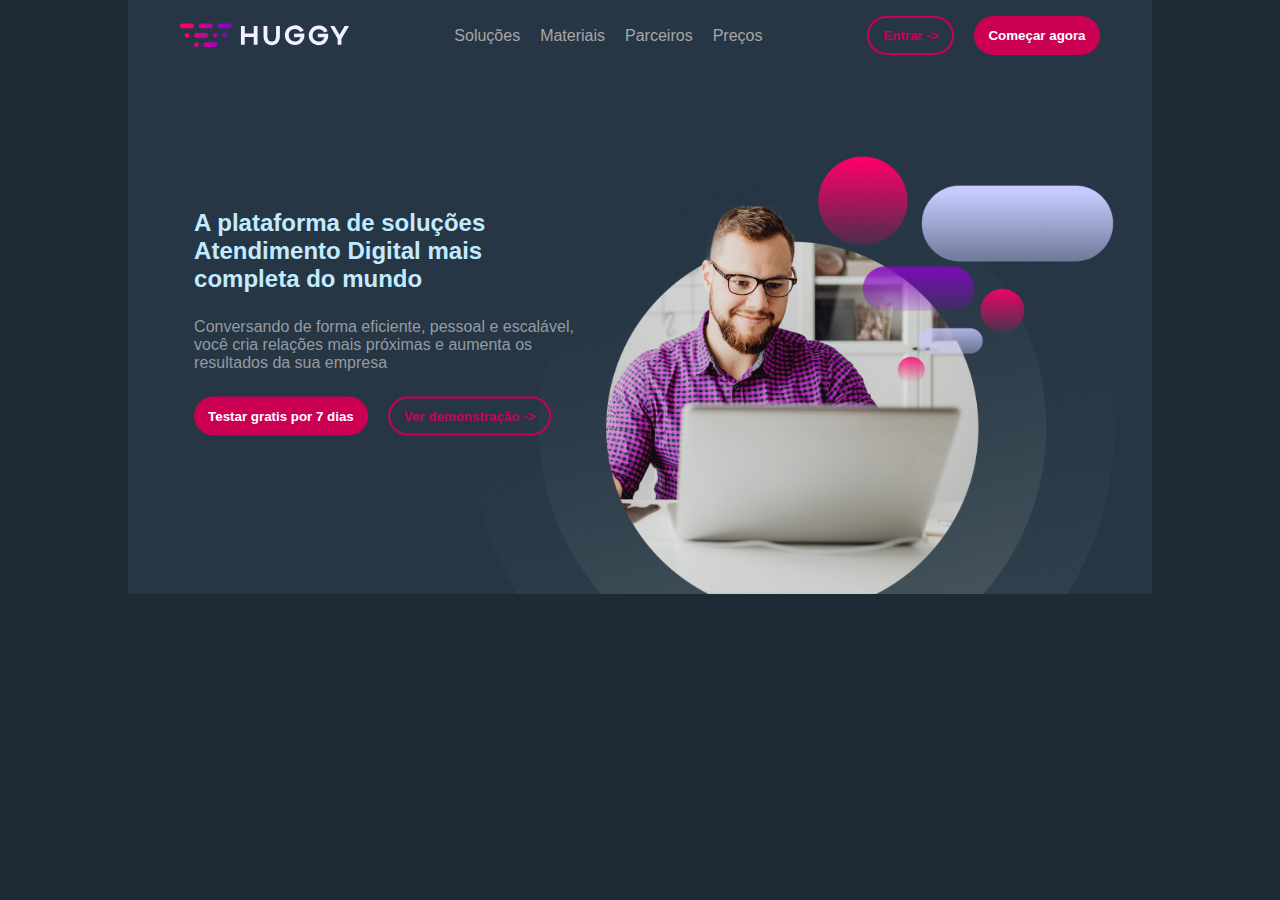
<file: clone huggy/index.html>
<!DOCTYPE html>
<html lang="pt-br">
<head>
    <meta charset="UTF-8">
    <meta name="viewport" content="width=device-width, initial-scale=1.0">
    <title>Clone Huggy</title>
    <link rel="stylesheet" href="style.css">
</head>
<body>
    <section>
        <header>
            <img id="logo" src="svg/logo-huggy.svg" alt="logo-huggy">
            <ul class="opcoes">
                <li>Soluções</li>
                <li>Materiais</li>
                <li>Parceiros</li>
                <li>Preços</li>
            </ul>
            <div class="botoes-menu">
                <button class="entrar">Entrar -></button>
                <button class="comecar-agora">Começar agora</button>
            </div>
        </header>
    </section>
    <main>
        <div class="imagem-main">
            <img src="jpeg/bg-intro.jpg" alt="bg-intro">
            <div class="texto-main">
                <h2>A plataforma de soluções<br> Atendimento Digital mais<br>completa do mundo</h2>
                <p>Conversando de forma eficiente, pessoal e escalável,<br>você cria relações mais próximas e aumenta os<br>resultados da sua empresa</p>
                <div class="botoes-esquerda">
                    <button class="testar">Testar gratis por 7 dias</button>
                    <button class="ver">Ver demonstração -></button>
                </div>
            </div>
        </div>
    </main>
</body>
</html>
</file>
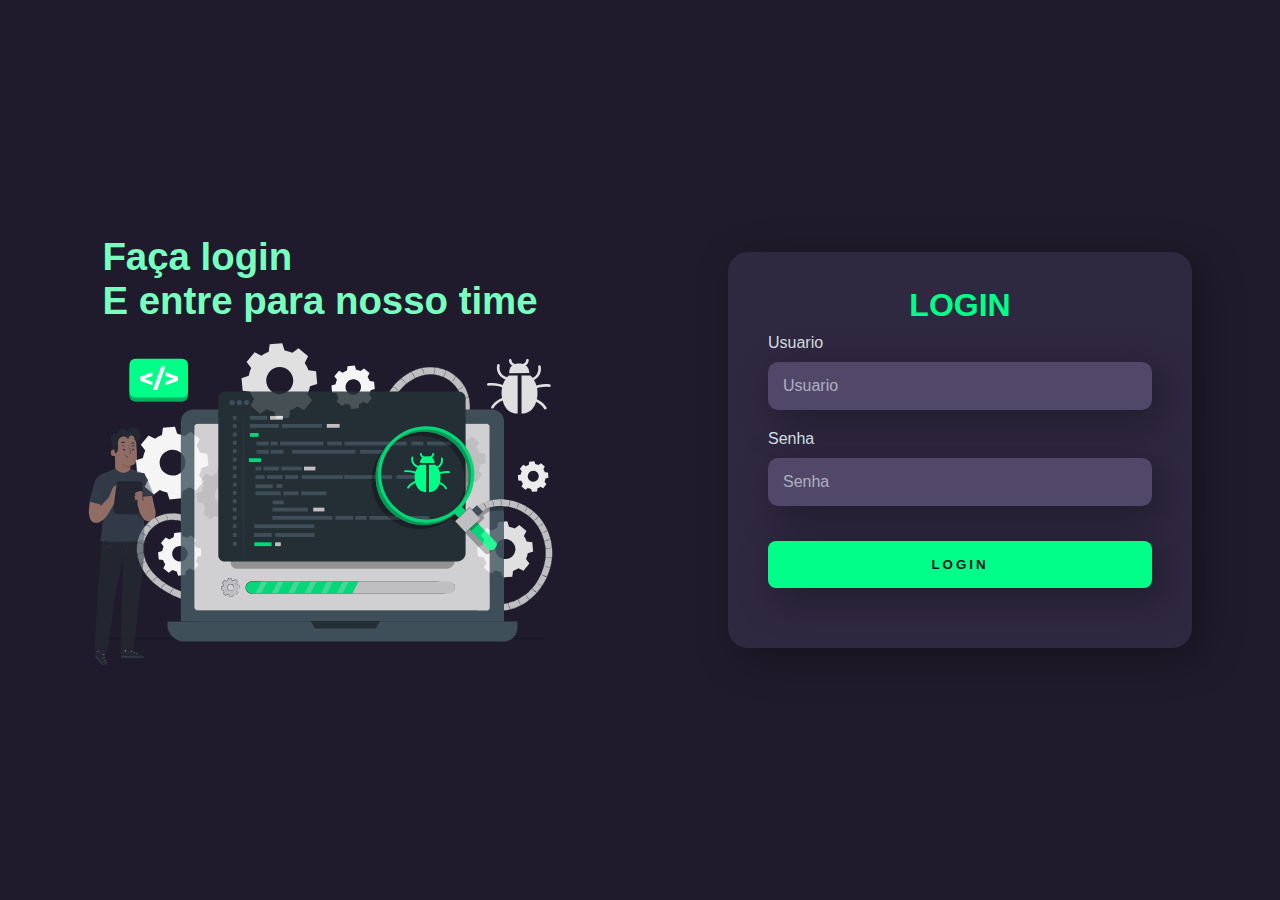
<file: clone lading/index.html>
<!DOCTYPE html>
<html lang="pt">
<head>
    <meta charset="UTF-8">
    <meta name="viewport" content="width=device-width, initial-scale=1.0">
    <title>Login</title>
    <link rel="stylesheet" href="style.css">
</head>
<body>
    <div class="main-login">
        <div class="esquerda">
            <h1>Faça login<br>E entre para nosso time</h1>
            <img src="software-tester-animate.svg" alt="imagem">
        </div>
        <div class="direita">
            <div class="card-login">
                <h1>Login</h1>
                <div class="textfield">
                    <label for="usuario">Usuario</label>
                    <input type="text" name="usuario" placeholder="Usuario">
                </div>
                <div class="textfield">
                    <label for="senha">Senha</label>
                    <input type="password" name="senha" placeholder="Senha">
                </div>
                <button class="btn-login">Login</button>
            </div>
        </div>
    </div>
</body>
</html>
</file>
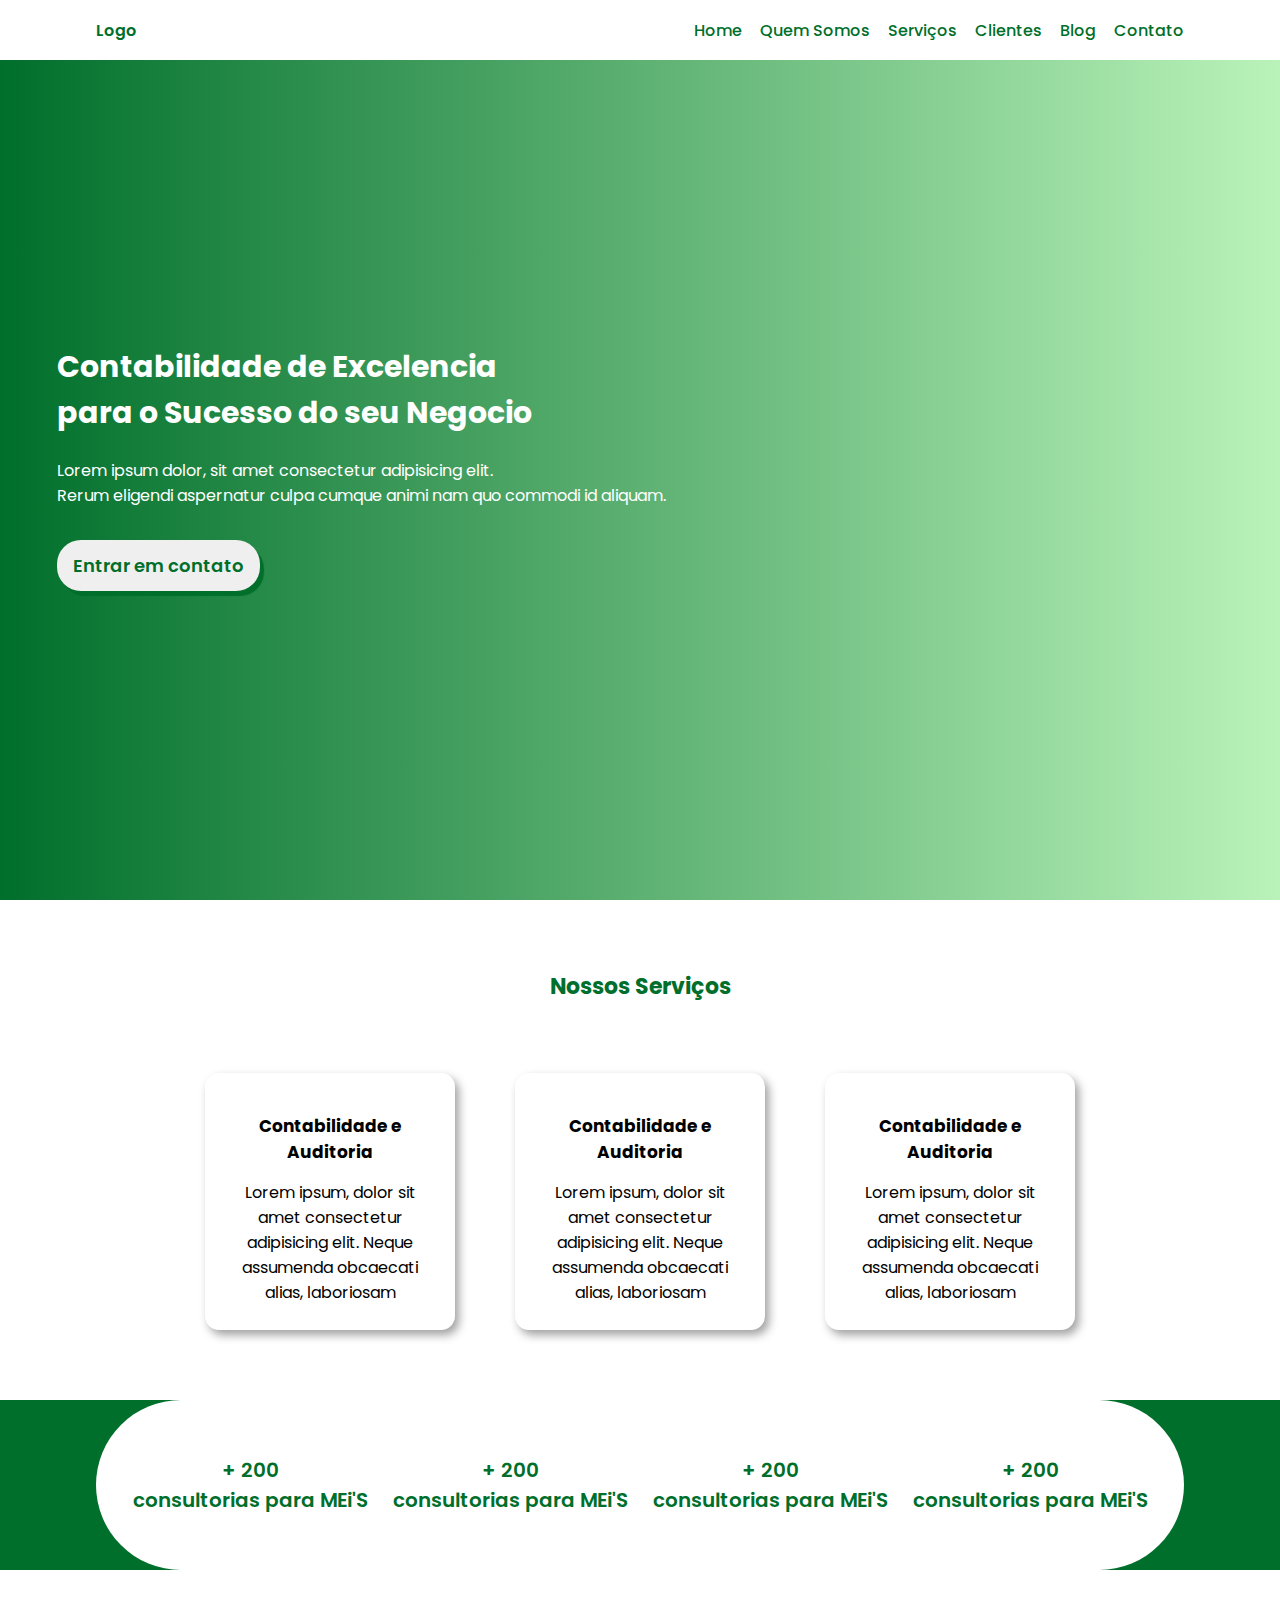
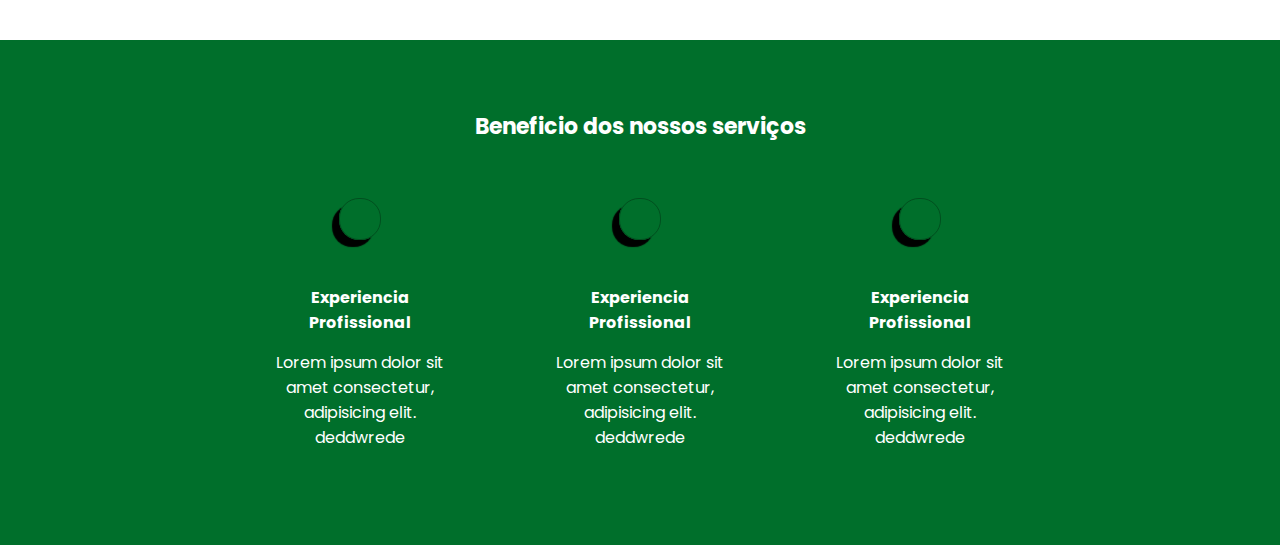
<file: clone master contabilidade/index.html>
<!DOCTYPE html>
<html lang="pt-br">
<head>
    <meta charset="UTF-8">
    <meta name="viewport" content="width=device-width, initial-scale=1.0">
    <title>Master</title>
    <link rel="stylesheet" href="style.css">
    <link rel="stylesheet" href="https://cdnjs.cloudflare.com/ajax/libs/font-awesome/6.5.1/css/all.min.css" integrity="sha512-DTOQO9RWCH3ppGqcWaEA1BIZOC6xxalwEsw9c2QQeAIftl+Vegovlnee1c9QX4TctnWMn13TZye+giMm8e2LwA==" crossorigin="anonymous" referrerpolicy="no-referrer" />
</head>
<body>
    <header>
        <nav class="box-nav">
            <a href="#" class="logo">Logo</a>
            <ul class="itens">
                <li><a href="#">Home</a></li>
                <li><a href="#">Quem Somos</a></li>
                <li><a href="#">Serviços</a></li>
                <li><a href="#">Clientes</a></li>
                <li><a href="#">Blog</a></li>
                <li><a href="#">Contato</a></li>
            </ul>            
        </nav>
    </header>
    
    <main>
    </div>
    <section class="section1">
        
        <h1>Contabilidade de Excelencia<br>para o Sucesso do seu Negocio</h1>
        <p>Lorem ipsum dolor, sit amet consectetur adipisicing elit.<br>Rerum eligendi aspernatur culpa cumque animi nam quo commodi id aliquam.</p>
        <button>Entrar em contato</button>
        <div class="img">
            <svg xmlns="http://www.w3.org/2000/svg" viewBox="0 0 1440 320">
                <path fill="#016f2b" fill-opacity="1" d="M0,32L60,69.3C120,107,240,181,360,181.3C480,181,600,107,720,85.3C840,64,960,96,1080,90.7C1200,85,1320,43,1380,21.3L1440,0L1440,320L1380,320C1320,320,1200,320,1080,320C960,320,840,320,720,320C600,320,480,320,360,320C240,320,120,320,60,320L0,320Z"></path>
            </svg>

    </section>
        <section class="section2">
            <h2>Nossos Serviços</h2>
            <div class="cards">
                <div class="card">
                    <i class="fa fa-address-book" aria-hidden="true"></i>
                    <h4>Contabilidade e Auditoria</h4>
                    <p>Lorem ipsum, dolor sit amet consectetur adipisicing elit. Neque assumenda obcaecati alias, laboriosam</p>
                </div>
                <div class="card">
                    <i class="fa fa-address-book" aria-hidden="true"></i>
                    <h4>Contabilidade e Auditoria</h4>
                    <p>Lorem ipsum, dolor sit amet consectetur adipisicing elit. Neque assumenda obcaecati alias, laboriosam</p>
                </div>
                <div class="card">
                    <i class="fa fa-address-book" aria-hidden="true"></i>
                    <h4>Contabilidade e Auditoria</h4>
                    <p>Lorem ipsum, dolor sit amet consectetur adipisicing elit. Neque assumenda obcaecati alias, laboriosam</p>
                </div>
            </div>
            <div class="faixa">
                <div class="conteudo-faixa">
                    <p>
                        + 200 <br>consultorias para MEi'S
                    </p>
                    <p>
                        + 200 <br>consultorias para MEi'S
                    </p>
                    <p>
                        + 200 <br>consultorias para MEi'S
                    </p>
                    <p>
                        + 200 <br>consultorias para MEi'S
                    </p>
                </div>
            </div>
        </section>

        <section class="section3">
            <h2>Beneficio dos nossos serviços</h2>
            <div class="cards2">
                <div class="card2">
                    <i class="fa fa-user" aria-hidden="true"></i>
                    <h5>Experiencia Profissional</h5>
                    <p>Lorem ipsum dolor sit amet consectetur, adipisicing elit. deddwrede</p>
                </div>
                <div class="card2">
                    <i class="fa fa-user" aria-hidden="true"></i>
                    <h5>Experiencia Profissional</h5>
                    <p>Lorem ipsum dolor sit amet consectetur, adipisicing elit. deddwrede</p>
                </div>
                <div class="card2">
                    <i class="fa fa-user" aria-hidden="true"></i>
                    <h5>Experiencia Profissional</h5>
                    <p>Lorem ipsum dolor sit amet consectetur, adipisicing elit. deddwrede</p>
                </div>
            </div>
        </section>
        <section class="section4">
        </section>
    </main>
    <footer>

    </footer>
</body>
</html>
</file>
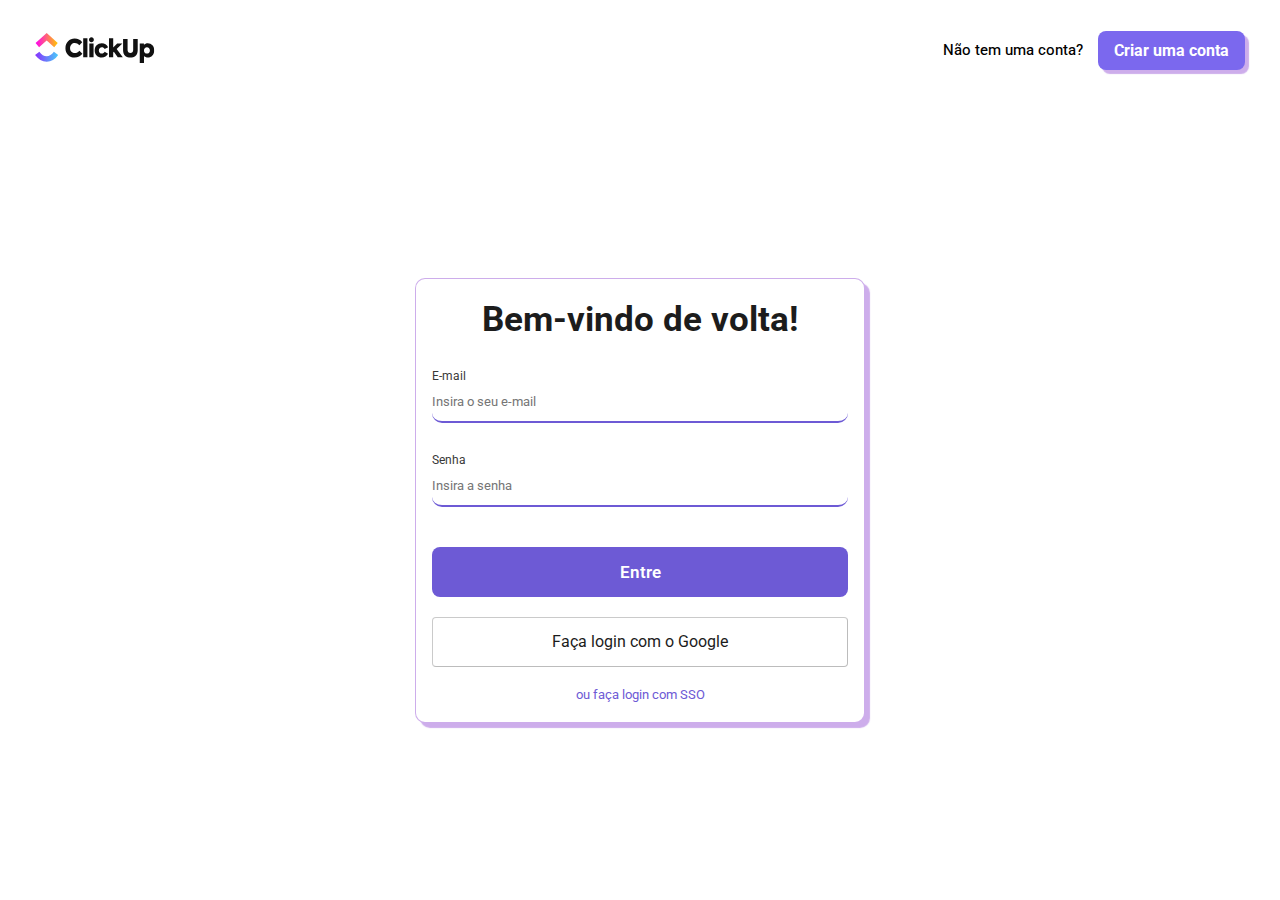
<file: clone-clickup/index.html>
<!DOCTYPE html>
<html lang="pt-br">
<head>
    <meta charset="UTF-8">
    <meta name="viewport" content="width=device-width, initial-scale=1.0">
    <title>Clickup</title>
    <link rel="stylesheet" href="style.css">
</head>
<body>
    <header>
        <nav class="itens">
            <div class="img">
                <a href="#"><img class="logo" src="logo.svg" alt="logo"></a>
            </div>
            <div class="botoes">
                <p>Não tem uma conta?</p>
                <button><strong>Criar uma conta</strong></button>
            </div>
        </nav>
    </header>
    <main>
        <section>
            <div class="card-login">
                <h1>Bem-vindo de volta!</h1>
                <p class="email">E-mail</p>
                <input type="email" placeholder="Insira o seu e-mail">
                <p class="senha">Senha</p>
                <input type="password" placeholder="Insira a senha">
                <button class="entre">Entre</button>
                <button class="google">Faça login com o Google</button>
                <p class="faca-login">ou faça login com SSO</p>
            </div>
        </section>
    </main>
</body>
</html>
</file>
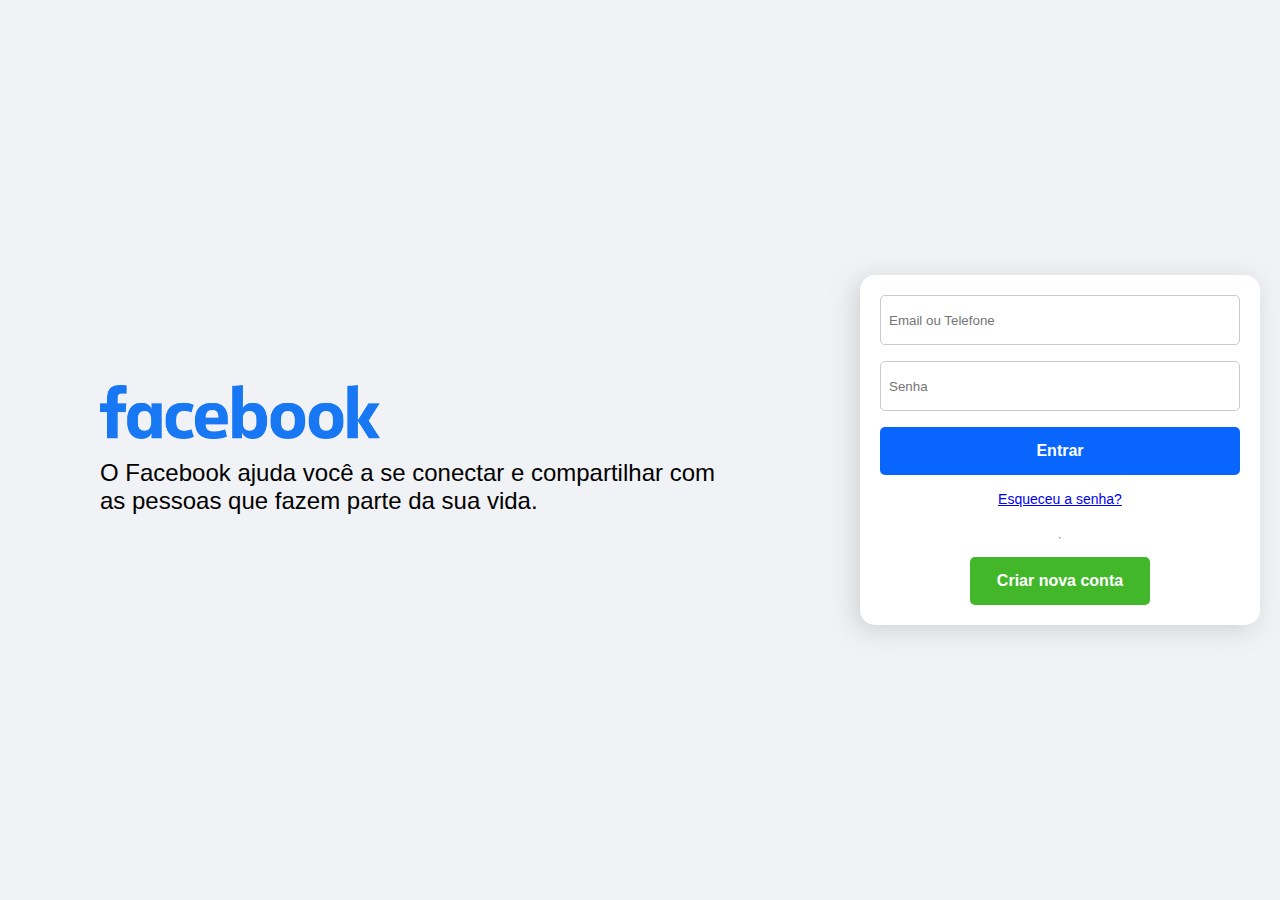
<file: clone-facebook/index.html>
<!DOCTYPE html>
<html lang="en">
<head>
    <meta charset="UTF-8">
    <meta name="viewport" content="width=device-width, initial-scale=1.0">
    <title>Facebook</title>
    <link rel="stylesheet" href="style.css">
</head>
<body>
    <main>
        <section>
            <div class="container-texto">
                <img src="assets/images/logo-face.png" alt="logo-face">
                <h2>O Facebook ajuda você a se conectar e compartilhar com as pessoas que fazem parte da sua vida.</h2>
            </div>
            <div class="container-login">
                <div class="itens-login">
                    <input type="text" placeholder="Email ou Telefone">
                    <input type="password" placeholder="Senha">
                    <button>Entrar</button>
                    <div class="esqueceu">
                        <a href="#">Esqueceu a senha?</a>
                    </div>
                    <div class="criar-conta">
                        <hr>
                        <button>Criar nova conta</button>
                    </div>
                </div>
            </div>
        </section>
    </main>
</body>
</html>
</file>
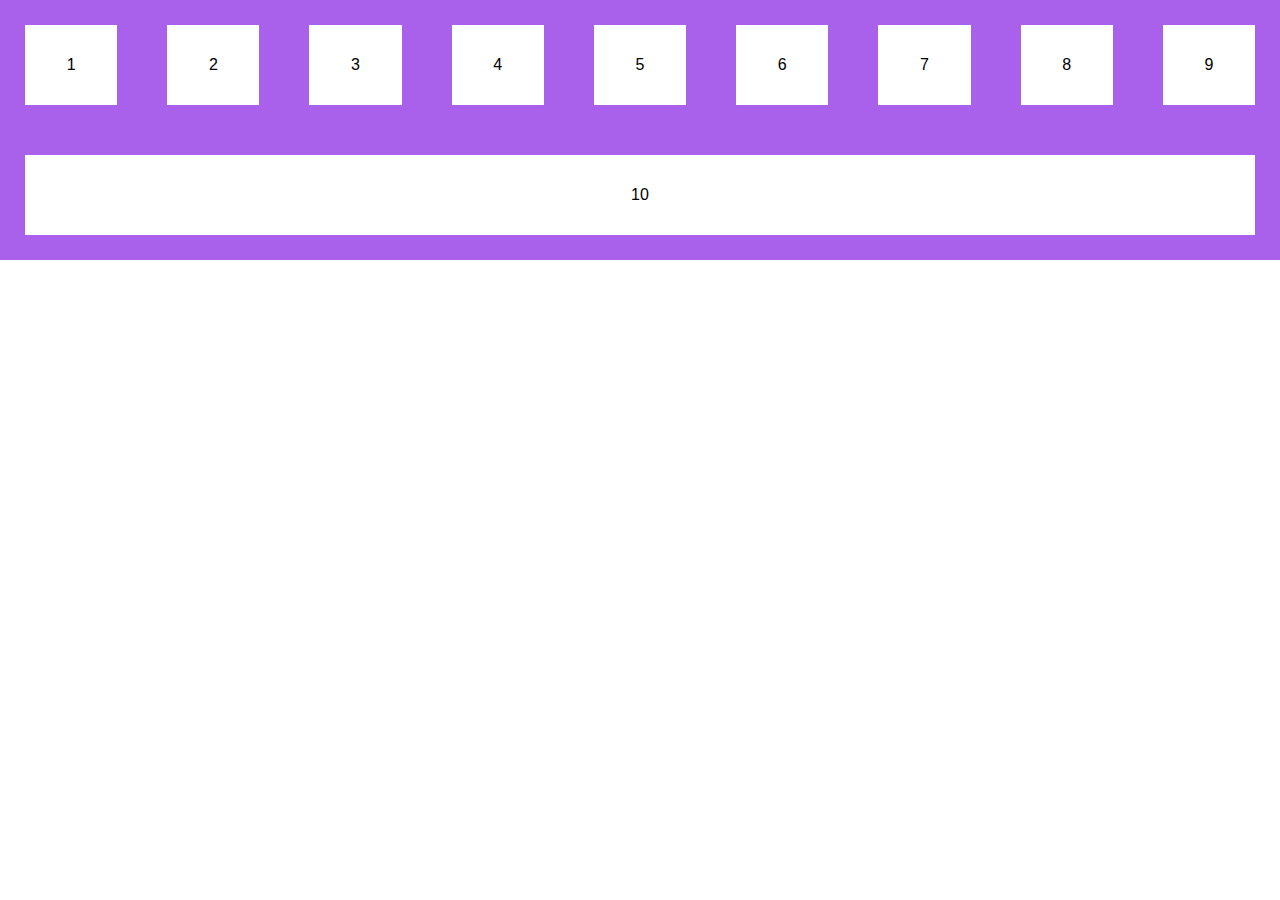
<file: testes/index.html>
<!DOCTYPE html>
<html lang="en">
<head>
    <meta charset="UTF-8">
    <meta name="viewport" content="width=device-width, initial-scale=1.0">
    <title>Document</title>
    <link rel="stylesheet" href="style.css">
</head>
<body>
    <div class="container">
        <div class="filho">1</div>
        <div class="filho">2</div>
        <div class="filho">3</div>
        <div class="filho">4</div>
        <div class="filho">5</div>
        <div class="filho">6</div>
        <div class="filho">7</div>
        <div class="filho">8</div>
        <div class="filho">9</div>
        <div class="filho">10</div>
    </div>
</body>
</html>
</file>
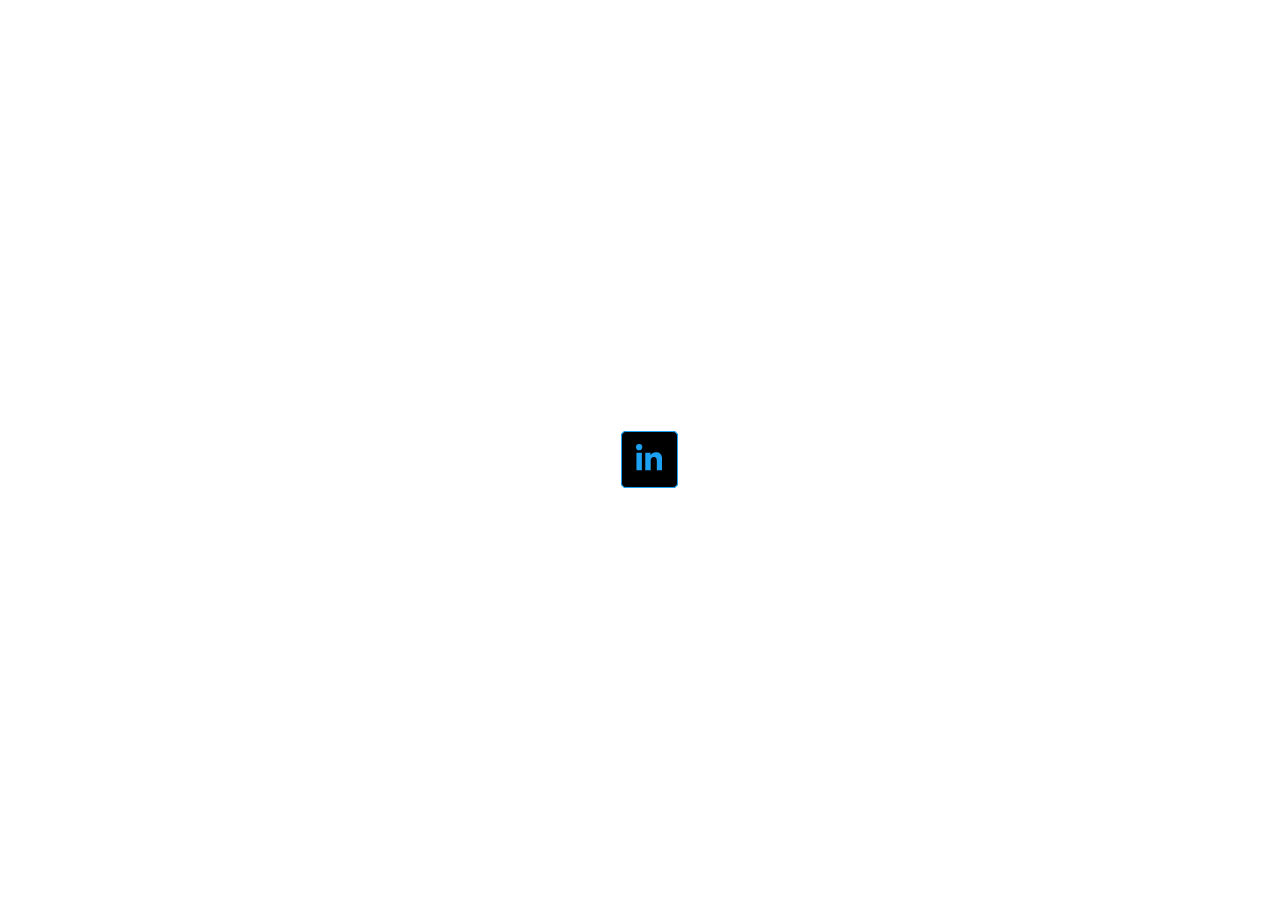
<file: teste2/teste2.1/index.html>
<!DOCTYPE html>
<html lang="en">
<head>
    <meta charset="UTF-8">
    <meta name="viewport" content="width=device-width, initial-scale=1.0">
    <title>Document</title>
    <link rel="stylesheet" href="style.css">
</head>
<body>
    <div class="tooltip-container">
        <div class="tooltip">
          <div class="profile">
            <div class="user">
              <!-- <div class="img"><img src="img.jpg" alt="img"></div> -->
              <img class="img" src="img.jpg" alt="img">
              <div class="details">
                <div class="name">Paulo</div>
                <div class="username">@strvictor</div>
              </div>
            </div>
            <div class="about">200 + Conexões</div>
          </div>
        </div>
        <div class="text">
          <a class="icon" href="https://www.linkedin.com/in/strvictor/" target="_blank">
            <div class="layer">
              <span></span>
              <span></span>
              <span></span>
              <span></span>
              <span class="fab fa-linkedin">
                <svg viewBox="0 0 448 512" height="1em">
                  <path
                    d="M100.28 448H7.4V148.9h92.88zM53.79 108.1C24.09 108.1 0 83.5 0 53.8a53.79 53.79 0 0 1 107.58 0c0 29.7-24.1 54.3-53.79 54.3zM447.9 448h-92.68V302.4c0-34.7-.7-79.2-48.29-79.2-48.29 0-55.69 37.7-55.69 76.7V448h-92.78V148.9h89.08v40.8h1.3c12.4-23.5 42.69-48.3 87.88-48.3 94 0 111.28 61.9 111.28 142.3V448z"
                  ></path>
                </svg>
              </span>
            </div>
            <div class="text">LinkedIn</div>
          </a>
        </div>
      </div>
      
</body>
</html>
</file>
<file: clone huggy/style.css>
* {
    margin: 0; 
    padding: 0;
    font-family: Verdana, Geneva, Tahoma, sans-serif;
}


body{
    width: 100vw;
    height: 100vh;
    background-color: #1e2b37;
    display: flex;
    align-items: center;
    flex-direction: column;
}


section {
    display: flex;
    justify-content: center;
    width: 80%;
    padding: 16px 0px;
    background-color: #263645;
    justify-content: center;
    align-items: center;
}


header {
    width: 100%;
    height: 100%;
    display: flex;
    flex-direction: row;
    align-items: center;
    justify-content: space-around;
}


#logo {
    cursor: pointer;
}


.opcoes {
    list-style-type: none;
    display: flex;
    flex-direction: row;
    gap: 20px;
    color: rgb(168, 166, 166);
    font-weight: 400;
    cursor: pointer;
}


.botoes-menu {
    display: flex;
    gap: 20px;
}


.botoes-menu > button{
    padding: 10px 14px;
    border-radius: 20px;
    font-weight: 700;
    cursor: pointer;
}


.comecar-agora {
    background-color: #cc0053;
    color: white;
    border: none;
}


.entrar {
    border-color: #cc0053;
    border-style: solid;
    background-color: transparent;
    font-weight: 600;
    color: #cc0053;
}

main {
    width: 80%;
    display: flex;
    flex-direction: row;
}

.imagem-main {
    width: 100%;
    height: 100%;
    display: flex;
    flex-direction: column;
    position: relative; /* Define o posicionamento relativo */
}


.texto-main {
    position: absolute; /* Define o posicionamento absoluto */
    top: 48%;
    left: 25%;
    transform: translate(-50%, -50%);
    color: white; /* Cor do texto */
    text-align: start; /* Alinha o texto no centro */
    z-index: 1; /* Garante que o texto esteja acima da imagem */
}


.texto-main {
    display: flex;
    gap: 25px;
    flex-direction: column;
}


.texto-main > h2 {
    color: rgb(194, 235, 255);
}


.texto-main > p {
    font-size: 12pt;
    color: rgba(222, 222, 222, 0.616);
}


.botoes-esquerda {
    display: flex;
    gap: 20px;
}


.testar {
    background-color: #cc0053;
    color: white;
    border: none;
    padding: 10px 14px;
    border-radius: 20px;
    font-weight: 700;
    cursor: pointer;
}


.ver {
    border-color: #cc0053;
    border-style: solid;
    background-color: transparent;
    font-weight: 600;
    color: #cc0053;
    padding: 10px 14px;
    border-radius: 20px;
    font-weight: 700;
    cursor: pointer;
}
</file>
<file: clone lading/style.css>
@import url('https://fonts.googleapis.com/css2?family=Noto+Sans:ital,wght@0,100..900; 1.100.900&display=swap');

body {
    margin: 0;
    font-family: Verdana, Geneva, Tahoma, sans-serif;
}

.main-login {
    width: 100vw;
    height: 100vh;
    background-color: #201b2c;
    display: flex;
    justify-content: center;
    align-items: center;
}

.esquerda {
    width: 50vw;
    height: 100vh;
    display: flex;
    flex-direction: column;
    align-items: center;
    justify-content: center;
}

.esquerda > h1 {
    color: #77ffc0;
    margin: 0;
    font-size: 3vw;
}

.esquerda > img {
    width: 40vw;
}

.direita {
    width: 50vw;
    height: 100vh;
    display: flex;
    align-items: center;
    justify-content: center;
}

.card-login {
    width: 60%;
    display: flex;
    justify-content: center;
    align-items: center;
    flex-direction: column;
    padding: 35px 40px;
    background-color: #2f2841;
    border-radius: 20px;
    box-shadow: 10px 10px 40px #00000056;
}

.card-login > h1 {
    color: #00ff88;
    font-weight: 800;
    margin: 0;
    text-transform: uppercase;
}

.textfield {
    width: 100%;
    display: flex;
    flex-direction: column;
    justify-content: center;
    margin: 10px 0px;
}

.textfield >input {
    width: 100%;
    border: none;
    border-radius: 10px;
    padding: 15px;
    background-color: #514869;
    color: #f0ffffde;
    font-size: 12pt;
    box-shadow: 10px 10px 40px #00000056;
    outline: none;
    box-sizing: border-box;
}

.textfield > label {
    color: #f0ffffde;
    margin-bottom: 10PX;
}

.textfield > input::placeholder {
    color: #f0ffff94;
}

.btn-login {
    width: 100%;
    padding: 16px 0px;
    margin: 25px;
    border: none;
    border-radius: 8px;
    cursor: pointer;
    outline: none;
    text-transform: uppercase;
    font-weight: 800;
    letter-spacing: 3px;
    color: #16131e;
    background-color: #00ff88;
    box-shadow: 10px 10px 40px #00000056;
}
</file>
<file: clone master contabilidade/style.css>
@import url('https://fonts.googleapis.com/css2?family=Poppins:ital,wght@0,100;0,200;0,300;0,400;0,500;0,600;0,700;0,800;0,900;1,100;1,200;1,300;1,400;1,500;1,600;1,700;1,800;1,900&display=swap');


:root {
    --collor-green: #006f2b;
    --collor-green-gradient: rgb(186, 243, 186);
    --collor-white: #ffffff
}

* {
    margin: 0;
    padding: 0;
    font-family: "Poppins", sans-serif;
    text-decoration: none;
    
}

header {
    width: 100vw;
    height: 60px;
    display: flex;
    justify-content: center;
}

.box-nav {
    width: 85%;
    height: 100%;
    display: flex;
    flex-direction: row;
    align-items: center;
    justify-content: space-between;
}

.logo {
    color: var(--collor-green);
    font-weight: 600;
}

.itens {
    display: flex;
    text-decoration: none;
    list-style: none;
    gap: 18px;
    color: var(--collor-white);
}

.itens > li > a {
    color: var(--collor-green);
    font-weight: 500;
}

main {
    width: 100vw;
}

.section1 {
    height: calc(100vh - 60px);
    background: linear-gradient(to right, var(--collor-green), var(--collor-green-gradient));
    padding: 0 57px;
    color: var(--collor-white);
    display: flex;
    flex-direction: column;
    align-items: flex-start;
    justify-content: center;
}

.section1 > h1 {
    font-size: 30px;
    margin-bottom: 22px;
}

.section1 button {
    cursor: pointer;
    border: none;
    padding: 12px 16px;
    border-radius: 24px;
    color: var(--collor-green);
    font-weight: 600;
    font-size: 18px;
    margin-top: 32px;
    transition: all .6s;
    box-shadow: 4px 5px 1px var(--collor-green);
}

.section1 button:hover {
    color: var(--collor-white);
    background-color: var(--collor-green);
    box-shadow: none;   
}

.section2 {
    width: 100%;
    /* padding: 0 57px; */
    height: auto;
    display: flex;
    align-items: center;
    flex-direction: column;
}

.section2 > h2 {
    color: var(--collor-green);
    font-size: 22px;
    margin-top: 70px;
    margin-bottom: 70px;
}

.cards {
    display: flex;
    flex-direction: row;
    align-items: center;
    justify-content: center;
    gap: 60px;
}

.card {
    width: 200px;
    height: auto;
    gap: 15px;
    padding: 25px;
    border-radius: 14px;
    display: flex;
    flex-direction: column;
    align-items: center;
    justify-content: center;
    box-shadow: 4px 5px 10px rgba(0, 0, 0, 0.373);
    text-align: center;
}

.card > h4 {
    font-size: 17px;
}

.faixa {
    width: 100%;
    height: 170px;
    background-color: var(--collor-green);
    display: flex;
    justify-content: center;
    margin-top: 70px;
    margin-bottom: 70px;
}

.conteudo-faixa {
    height: 100%;
    width: 85%;
    display: flex;
    align-items: center;
    justify-content: center;
    gap: 25px;
    text-align: center;
    background-color: var(--collor-white);
    color: var(--collor-green);
    font-weight: 600;
    font-size: 20px;
    border-radius: 100px;
}

.section3 {
    width: 100%;
    height: auto;
    display: flex;
    align-items: center;
    justify-content: center;
    flex-direction: column;
    gap: 30px;
    background-color: var(--collor-green);
}

.section3 > h2 {
    color: var(--collor-white);
    font-size: 22px;
    margin-top: 70px;
}

.cards2 {
    display: flex;
    flex-direction: row;
    align-items: center;
    justify-content: center;
    gap: 30px;
    margin-bottom: 70px;
}

.card2 {
    width: 200px;
    height: auto;
    gap: 15px;
    padding: 25px;
    border-radius: 14px;
    display: flex;
    flex-direction: column;
    align-items: center;
    justify-content: center;
    text-align: center;
    color: var(--collor-white);
}

.card2 > i {
    color: var(--collor-white);
    padding: 20px;
    border-radius: 20px;
    border: #004b1de4 solid;
    border-width: 1px;
    font-size: 200px;
    box-shadow: -7px 7px 1px rgb(0, 0, 0);
    margin-bottom: 30px;
}

.card2 > h5 {
    font-size: 16px;
}
</file>
<file: clone-clickup/style.css>
@import url('https://fonts.googleapis.com/css2?family=Roboto:ital,wght@0,100;0,300;0,400;0,500;0,700;0,900;1,100;1,300;1,400;1,500;1,700;1,900&display=swap');

:root {
    --color-gray: rgb(56,56,56);
    --color-blue: #6d5ad5;
  }
  
* {
    font-family: 'Roboto', sans-serif;
    margin: 0;
    padding: 0;
    box-sizing: border-box;
}

header {
    width: 100vw;
    height: 100px;
    display: flex;
}

.itens {
    width: 100%;
    height: auto;
    display: flex;
    flex-direction: row;
    align-items: center;
    justify-content: space-between;
    padding: 0px 35px;
}

.logo {
    width: 120px;
    transition: all 0.5s;
}

.logo:hover {
    transform: scale(1.06);
}

.botoes {
    display: flex;
    gap: 15px;
    align-items: center;
}

.botoes > p {
    font-weight: 450;
    font-size: 11pt;
    cursor: pointer;
    transition: all 0.5s;
}

.botoes > p:hover {
    transform: scale(1.06);
}

.botoes > button {
    font-size: 12pt;
    font-weight: 400;
    background-color: #7B68EE;
    color: white;
    padding: 10px 16px;
    border: none;
    border-radius: 8px;
    cursor: pointer;
    box-shadow: 4px 4px 1px rgba(142, 70, 209, 0.442);
    transition: all 0.5s;
}

.botoes > button:hover {
    box-shadow: none;
    transform: scale(1.06);
    background-color: #6d5ad5;
}

main {
    width: 100vw;
    height: calc(100vh - 100px);
}

section {
    width: 100%;
    height: 100%;
    display: flex;
    align-items: center;
    justify-content: center;
}

.card-login {
    width: 50%;
    max-width: 450px;
    height: auto;
    /* height: 75%;
    max-height: 500px; */
    display: flex;
    flex-direction: column;
    align-items: center;
    padding: 20px 16px;
    border-radius: 10px;
    background-color: white;
    border: solid;
    border-color: rgba(142, 70, 209, 0.442);
    border-width: 1px;
    box-shadow: 5px 5px 1px rgba(142, 70, 209, 0.442);
}

.card-login > h1 {
    font-size: 26pt;
    text-align: center;
    font-weight: 700;
    margin-bottom: 30px;
    color: rgb(28, 28, 28);
}

.card-login > input {
    width: 100%;
    height: 40px;
    outline: none;
    border: none;
    border-bottom: #6d5ad5 solid;
    border-width: 2px;
    border-radius: 10px;
    color: var(--color-gray);
    padding: 12px 0px;
}

.email {
    width: 100%;
    font-size: 9pt;
    font-weight: 400;
    text-align: start;
    color: var(--color-gray);
}

.senha {
    width: 100%;
    font-size: 9pt;
    font-weight: 400;
    text-align: start;
    margin-top: 30px;
    color: var(--color-gray);
}

.card-login > button {
    width: 100%;
    height: 50px;
    cursor: pointer;
}

.entre {
    margin-top: 40px;
    margin-bottom: 20px;
    background-color: var(--color-blue);
    color: white;
    font-weight: 600;
    font-size: 13pt;
    border: none;
    border-radius: 8px;
}

.google {
    margin-bottom: 20px;
    background-color: transparent;
    color: rgb(28, 28, 28);
    font-weight: 400;
    font-size: 12pt;
    border-color: rgba(55, 55, 55, 0.264);
    border-width: 1px;
    border-radius: 4px;
}

.faca-login {
    font-size: 10pt;
    font-weight: 400;
    color: var(--color-blue);   
}

.faca-login:hover {
    cursor: pointer;
    text-decoration: underline;
}
</file>
<file: clone-facebook/style.css>
* {
    margin: 0;
    padding: 0;
    font-family: Geneva, Tahoma, sans-serif;
}

main {
    background-color: #F0F2F5;
    height: 100vh;
    width: 100vw;

}

section {
    width: 100%;
    height: 100%;
    display: flex;
    gap: 20px;
    align-items: center;


}

.container-texto {
    width: 50%;
    display: flex;
    flex-direction: column;
    gap: 20px;
    margin: 100px;
}

.container-texto > img {
    width: 280px;
}

.container-texto > h2 {
    font-weight: 300;
}

.container-login {
    width: 400px;
    height: 350px;
    display: flex;
    flex-direction: column;
    align-items: center;
    justify-content: flex-start;
    border-radius: 15px;
    background-color: #fff;
    box-shadow: -5px 5px 25px #90909056;
}

.itens-login {
    width: 90%;
    display: flex;
    flex-direction: column;
    gap: 16px;
}

.itens-login > input {
    height: 48px;
    border-radius: 5px;
    padding: 0px 8px;
    outline: none;
    border-color: rgb(202, 202, 202);
    border-style: solid;
    border-width: 1px;
    
}

.itens-login > input:first-child {
    margin-top: 20px;   
}

.itens-login > button {
    cursor: pointer;
    background-color: #0866ff;
    border: none;
    outline: none;
    color: white;
    font-size: 16px;
    font-weight: 600;
    border-radius: 5px;
    height: 48px;
}

.esqueceu {
    text-decoration: none;
    color: #0866ff;
    font-size: 14px;
    margin-bottom: 14px;
    display: flex;
    justify-content: center;
}

.esqueceu:hover {
    text-decoration: underline;
}

.criar-conta {
    display: flex;
    flex-direction: column;
    justify-content: center;
    align-items: center;
    gap: 18px;
}

.criar-conta > button {
    width: 50%;
    cursor: pointer;
    background-color: #42b72a;
    border: none;
    outline: none;
    color: white;
    font-size: 16px;
    font-weight: 600;
    border-radius: 5px;
    height: 48px;
}
</file>
<file: testes/style.css>
* {
    margin: 0;
    padding: 0;
    box-sizing: border-box;
    font-family: Verdana, Geneva, Tahoma, sans-serif
}


.container {
    width: 100vw;
    /* height: 100vh; */
    background-color: rgb(169, 97, 236);
    display: flex;
    align-items: center;
    justify-content: center;
    flex-wrap: wrap;
}

.filho {
    width: 80px;
    height: 80px;
    margin: 25px;
    background-color: white;
    display: flex;
    align-items: center;
    justify-content: center;
    flex-grow: 1;
    /* flex-shrink: ; */
}
</file>
<file: teste2/teste2.1/style.css>
@import url('https://fonts.googleapis.com/css2?family=Montserrat:ital,wght@0,100..900;1,100..900&family=Roboto:ital,wght@0,100;0,300;0,400;0,500;0,700;0,900;1,100;1,300;1,400;1,500;1,700;1,900&display=swap');

 body {
    width: 100vw;
    height: 100vh;
    display: flex;
    align-items: center;
    justify-content: center;
    font-family: Montserrat, sans-serif;
 }

.tooltip-container {
    position: relative;
    cursor: pointer;
    transition: all 0.2s;
    font-size: 17px;
    border-radius: 10px;
  }
  
  .tooltip {
    position: absolute;
    top: 0;
    left: 50%;
    transform: translateX(-50%);
    padding: 10px;
    opacity: 0;
    pointer-events: none;
    transition: all 0.3s;
    border-radius: 15px;
    box-shadow: inset 5px 5px 5px rgba(0, 0, 0, 0.2),
      inset -5px -5px 15px rgba(255, 255, 255, 0.1),
      5px 5px 15px rgba(0, 0, 0, 0.3), -5px -5px 15px rgba(255, 255, 255, 0.1);
  }
  
  .profile {
    background: #2a2b2f;
    border-radius: 10px 15px;
    padding: 10px;
    border: 1px solid rgba(11, 63, 95, 1);
  }
  
  .tooltip-container:hover .tooltip {
    top: -150px;
    opacity: 1;
    visibility: visible;
    pointer-events: auto;
  }
  
  .icon {
    text-decoration: none;
    color: #fff;
    display: block;
    position: relative;
  }
  .layer {
    width: 55px;
    height: 55px;
    transition: transform 0.3s;
  }
  .icon:hover .layer {
    transform: rotate(-35deg) skew(20deg);
  }
  .layer span {
    position: absolute;
    top: 0;
    left: 0;
    height: 100%;
    width: 100%;
    border: 1px solid #fff;
    border-radius: 5px;
    transition: all 0.3s;
  }
  
  .layer span,
  .text {
    color: #1da1f2;
    border-color: #1da1f2;
  }
  
  .icon:hover.layer span {
    box-shadow: -1px 1px 3px #1da1f2;
  }
  .icon .text {
    position: absolute;
    left: 50%;
    bottom: -5px;
    opacity: 0;
    font-weight: 500;
    transform: translateX(-50%);
    transition: bottom 0.3s ease, opacity 0.3s ease;
  }
  .icon:hover .text {
    bottom: -35px;
    opacity: 1;
  }
  
  .icon:hover .layer span:nth-child(1) {
    opacity: 0.2;
  }
  .icon:hover .layer span:nth-child(2) {
    opacity: 0.4;
    transform: translate(5px, -5px);
  }
  .icon:hover .layer span:nth-child(3) {
    opacity: 0.6;
    transform: translate(10px, -10px);
  }
  .icon:hover .layer span:nth-child(4) {
    opacity: 0.8;
    transform: translate(15px, -15px);
  }
  .icon:hover .layer span:nth-child(5) {
    opacity: 1;
    transform: translate(20px, -20px);
  }
  
  .layer span.fab {
    font-size: 30px;
    line-height: 64px;
    text-align: center;
    fill: #1da1f2;
    background: #000;
  }
  .user {
    display: flex;
    gap: 10px;
  }
  .img {
    width: 50px;
    height: 50px;
    font-size: 25px;
    font-weight: 700;
    border: 1px solid #1da1f2;
    border-radius: 10px;
    display: flex;
    align-items: center;
    justify-content: center;
    background: #fff;
  }
  .name {
    font-size: 17px;
    font-weight: 700;
    color: #1da1f2;
  }
  .details {
    display: flex;
    flex-direction: column;
    gap: 0;
    color: #fff;
  }
  .about {
    color: #ccc;
    padding-top: 5px;
  }
</file>
